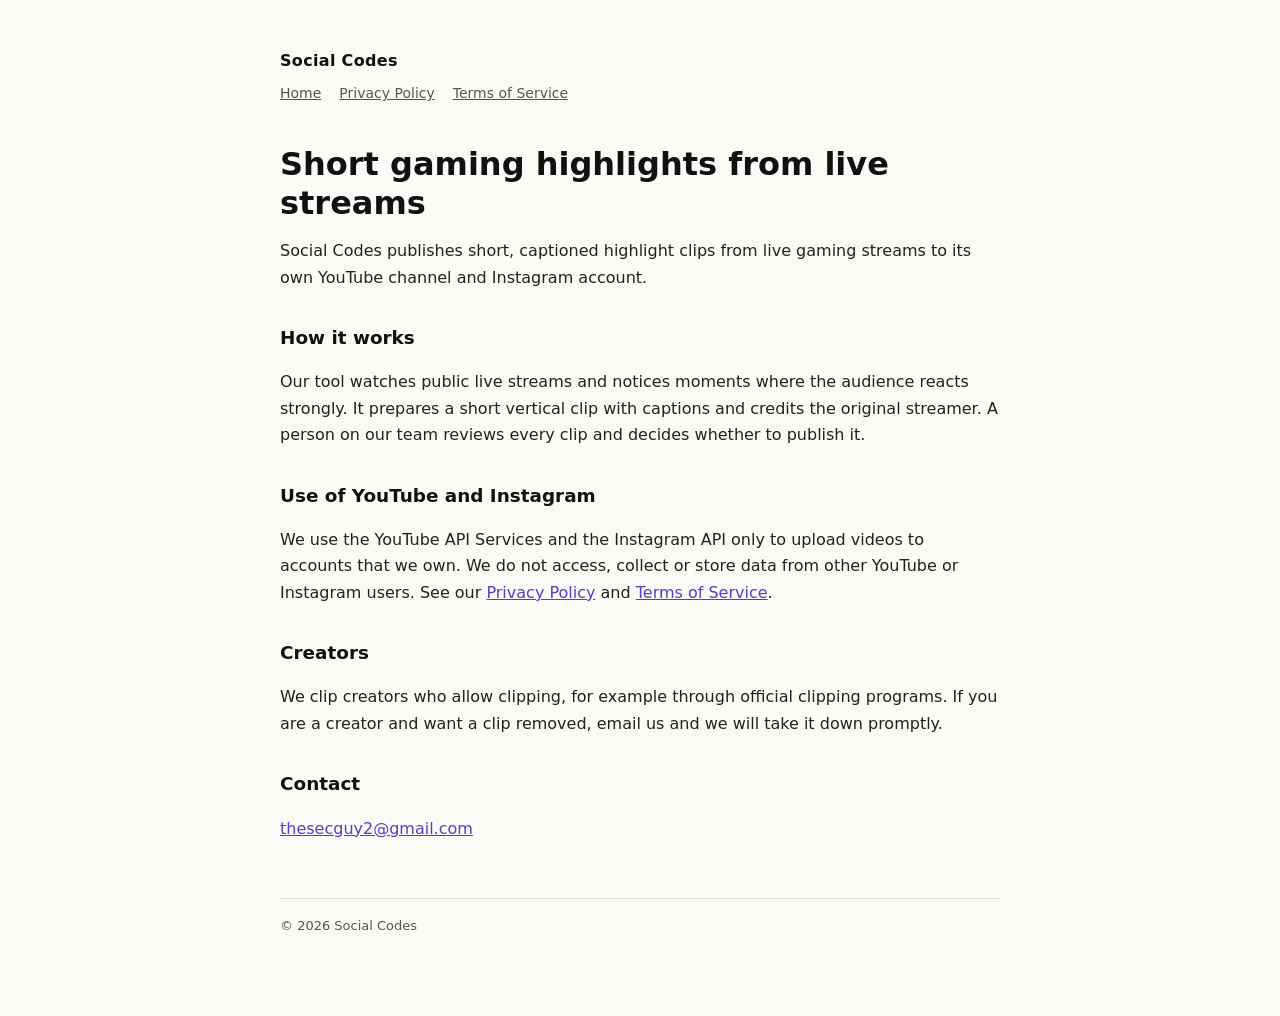
<file: index.html>
<!DOCTYPE html>
<html lang="en">
<head>
<meta charset="utf-8">
<meta name="viewport" content="width=device-width, initial-scale=1">
<title>Social Codes</title>
<meta name="description" content="Social Codes publishes short gaming highlight clips from live streams.">
<link rel="stylesheet" href="style.css">
</head>
<body>
<main>
<header><a href="./">Social Codes</a></header>
<nav><a href="./">Home</a><a href="privacy.html">Privacy Policy</a><a href="terms.html">Terms of Service</a></nav>

<h1>Short gaming highlights from live streams</h1>
<p>Social Codes publishes short, captioned highlight clips from live gaming streams to its own YouTube channel and Instagram account.</p>

<h2>How it works</h2>
<p>Our tool watches public live streams and notices moments where the audience reacts strongly. It prepares a short vertical clip with captions and credits the original streamer. A person on our team reviews every clip and decides whether to publish it.</p>

<h2>Use of YouTube and Instagram</h2>
<p>We use the YouTube API Services and the Instagram API only to upload videos to accounts that we own. We do not access, collect or store data from other YouTube or Instagram users. See our <a href="privacy.html">Privacy Policy</a> and <a href="terms.html">Terms of Service</a>.</p>

<h2>Creators</h2>
<p>We clip creators who allow clipping, for example through official clipping programs. If you are a creator and want a clip removed, email us and we will take it down promptly.</p>

<h2>Contact</h2>
<p><a href="mailto:thesecguy2@gmail.com">thesecguy2@gmail.com</a></p>

<footer>© 2026 Social Codes</footer>
</main>
</body>
</html>
</file>
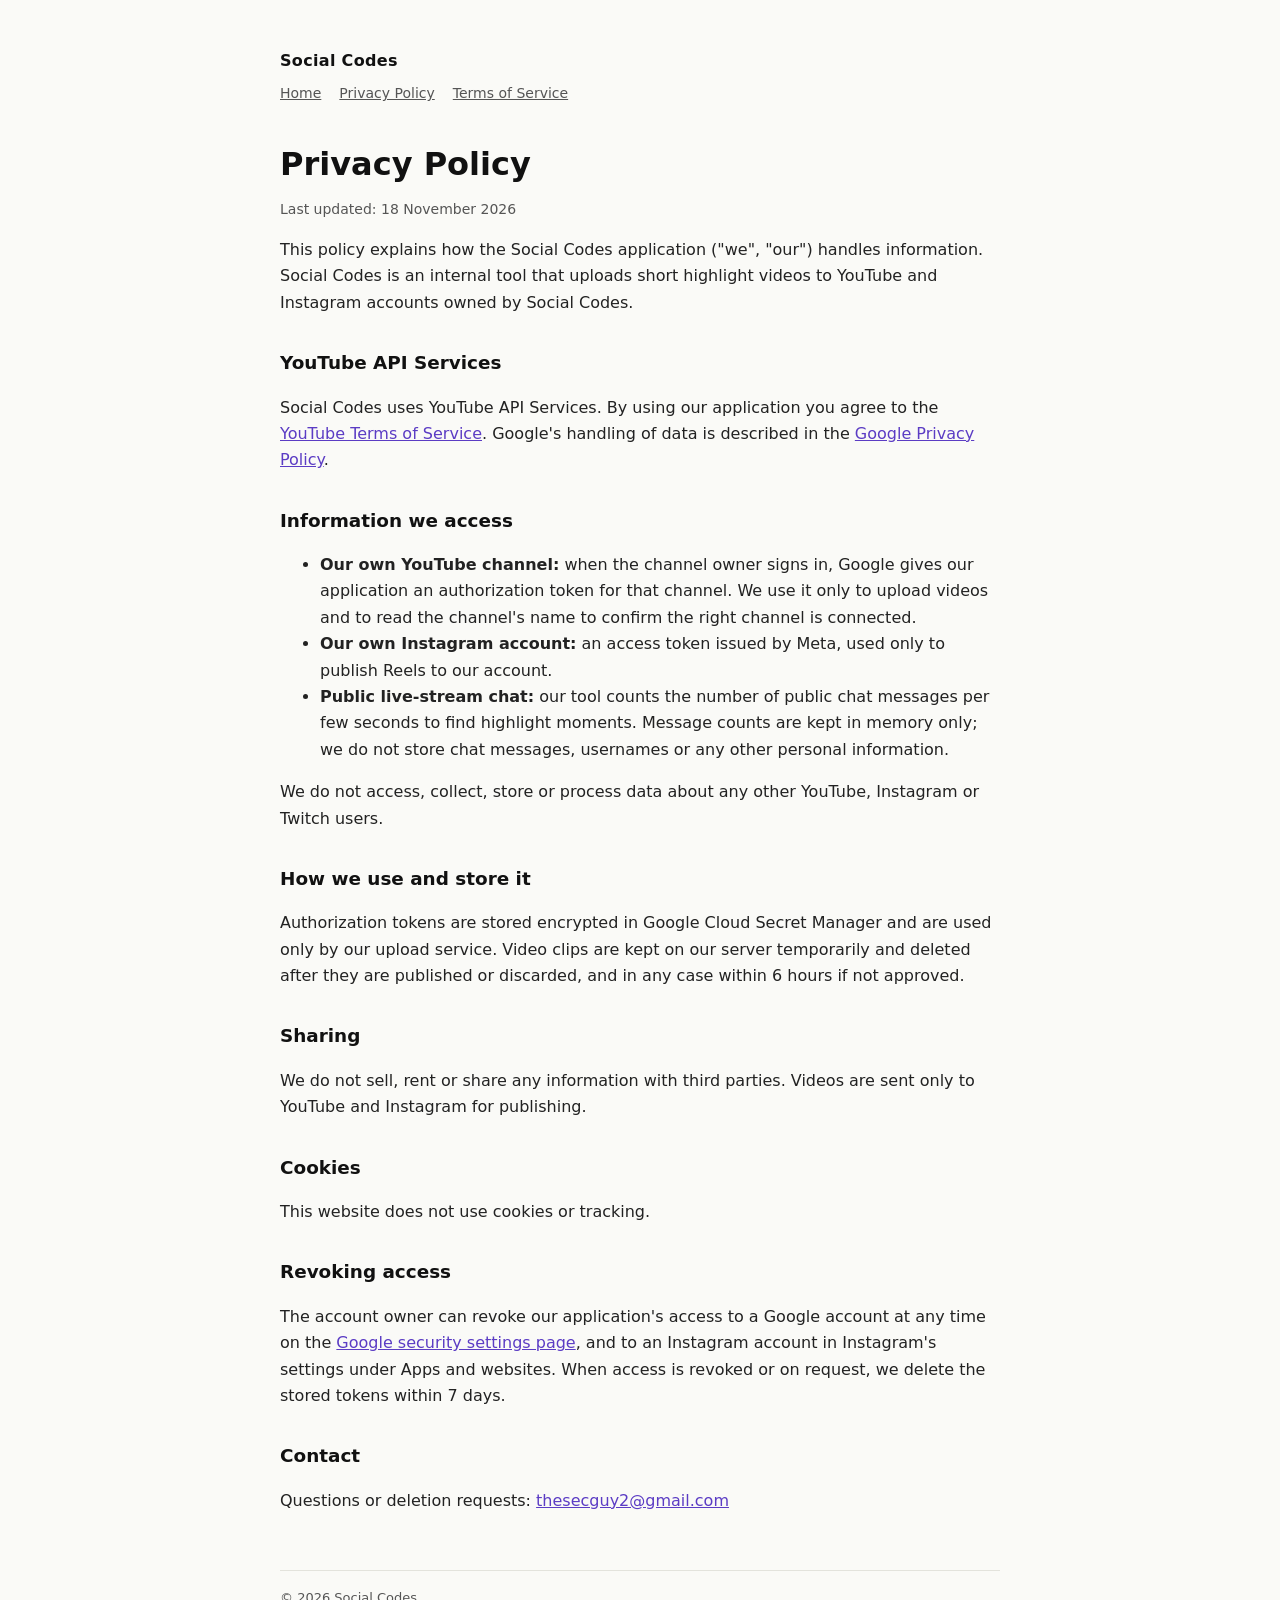
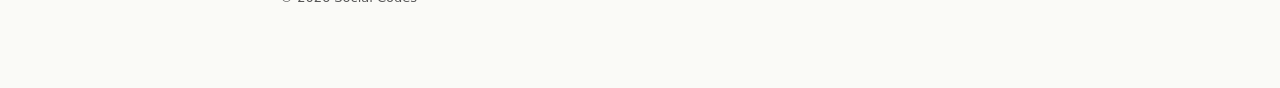
<file: privacy.html>
<!DOCTYPE html>
<html lang="en">
<head>
<meta charset="utf-8">
<meta name="viewport" content="width=device-width, initial-scale=1">
<title>Privacy Policy – Social Codes</title>
<link rel="stylesheet" href="style.css">
</head>
<body>
<main>
<header><a href="./">Social Codes</a></header>
<nav><a href="./">Home</a><a href="privacy.html">Privacy Policy</a><a href="terms.html">Terms of Service</a></nav>

<h1>Privacy Policy</h1>
<p class="muted">Last updated: 18 November 2026</p>

<p>This policy explains how the Social Codes application ("we", "our") handles information. Social Codes is an internal tool that uploads short highlight videos to YouTube and Instagram accounts owned by Social Codes.</p>

<h2>YouTube API Services</h2>
<p>Social Codes uses YouTube API Services. By using our application you agree to the <a href="https://www.youtube.com/t/terms">YouTube Terms of Service</a>. Google's handling of data is described in the <a href="https://policies.google.com/privacy">Google Privacy Policy</a>.</p>

<h2>Information we access</h2>
<ul>
<li><strong>Our own YouTube channel:</strong> when the channel owner signs in, Google gives our application an authorization token for that channel. We use it only to upload videos and to read the channel's name to confirm the right channel is connected.</li>
<li><strong>Our own Instagram account:</strong> an access token issued by Meta, used only to publish Reels to our account.</li>
<li><strong>Public live-stream chat:</strong> our tool counts the number of public chat messages per few seconds to find highlight moments. Message counts are kept in memory only; we do not store chat messages, usernames or any other personal information.</li>
</ul>
<p>We do not access, collect, store or process data about any other YouTube, Instagram or Twitch users.</p>

<h2>How we use and store it</h2>
<p>Authorization tokens are stored encrypted in Google Cloud Secret Manager and are used only by our upload service. Video clips are kept on our server temporarily and deleted after they are published or discarded, and in any case within 6 hours if not approved.</p>

<h2>Sharing</h2>
<p>We do not sell, rent or share any information with third parties. Videos are sent only to YouTube and Instagram for publishing.</p>

<h2>Cookies</h2>
<p>This website does not use cookies or tracking.</p>

<h2>Revoking access</h2>
<p>The account owner can revoke our application's access to a Google account at any time on the <a href="https://myaccount.google.com/permissions">Google security settings page</a>, and to an Instagram account in Instagram's settings under Apps and websites. When access is revoked or on request, we delete the stored tokens within 7 days.</p>

<h2>Contact</h2>
<p>Questions or deletion requests: <a href="mailto:thesecguy2@gmail.com">thesecguy2@gmail.com</a></p>

<footer>© 2026 Social Codes</footer>
</main>
</body>
</html>
</file>
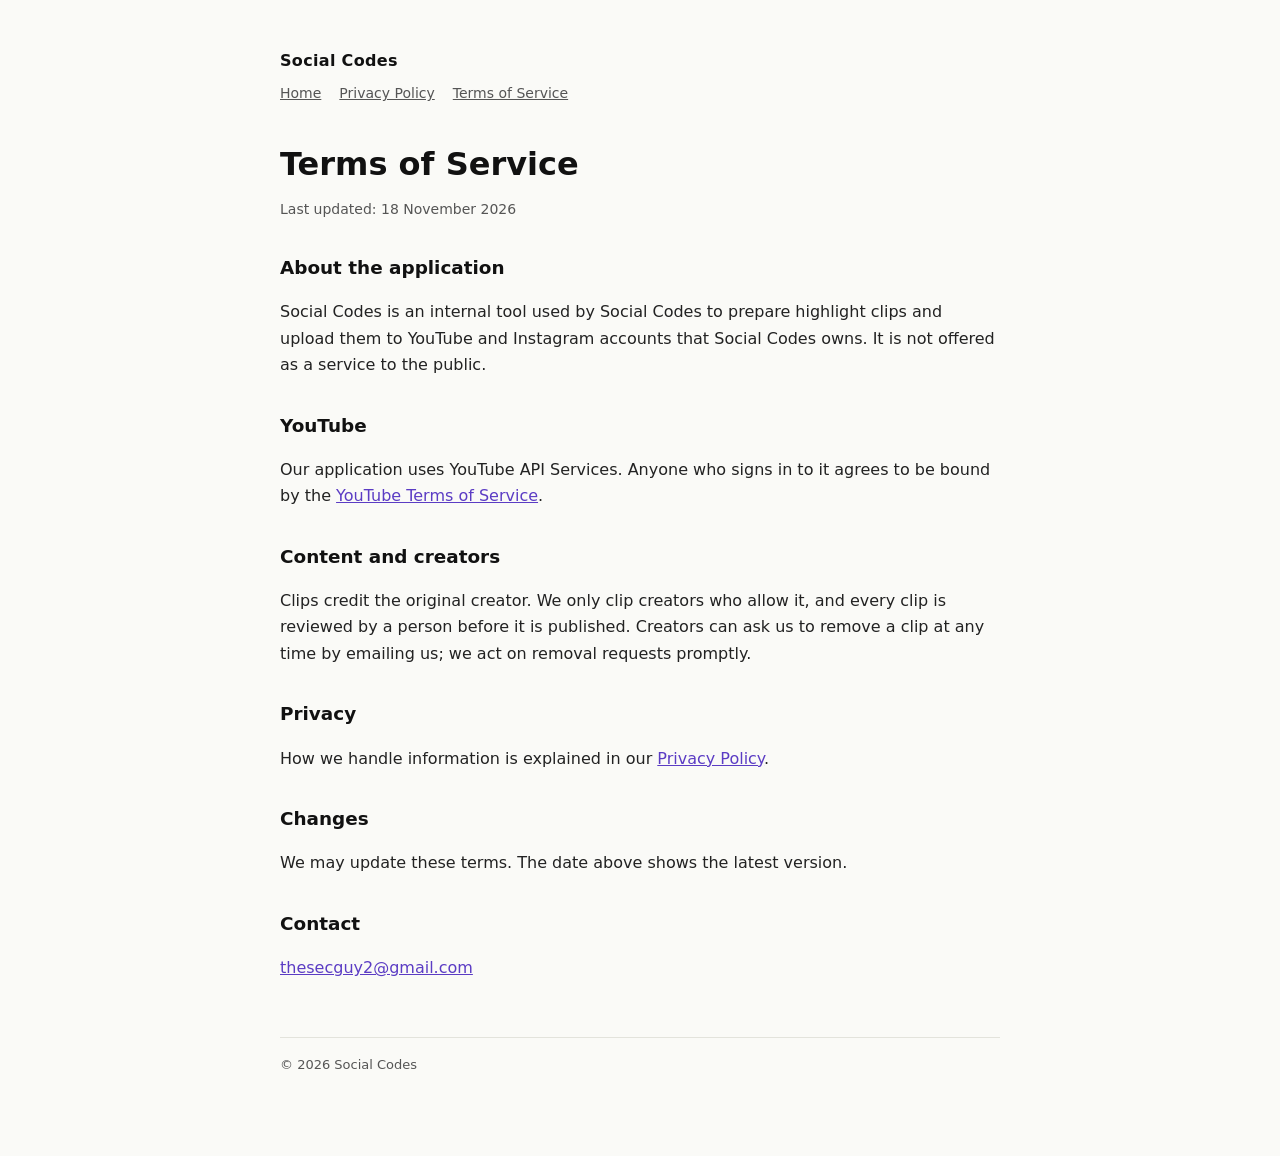
<file: terms.html>
<!DOCTYPE html>
<html lang="en">
<head>
<meta charset="utf-8">
<meta name="viewport" content="width=device-width, initial-scale=1">
<title>Terms of Service – Social Codes</title>
<link rel="stylesheet" href="style.css">
</head>
<body>
<main>
<header><a href="./">Social Codes</a></header>
<nav><a href="./">Home</a><a href="privacy.html">Privacy Policy</a><a href="terms.html">Terms of Service</a></nav>

<h1>Terms of Service</h1>
<p class="muted">Last updated: 18 November 2026</p>

<h2>About the application</h2>
<p>Social Codes is an internal tool used by Social Codes to prepare highlight clips and upload them to YouTube and Instagram accounts that Social Codes owns. It is not offered as a service to the public.</p>

<h2>YouTube</h2>
<p>Our application uses YouTube API Services. Anyone who signs in to it agrees to be bound by the <a href="https://www.youtube.com/t/terms">YouTube Terms of Service</a>.</p>

<h2>Content and creators</h2>
<p>Clips credit the original creator. We only clip creators who allow it, and every clip is reviewed by a person before it is published. Creators can ask us to remove a clip at any time by emailing us; we act on removal requests promptly.</p>

<h2>Privacy</h2>
<p>How we handle information is explained in our <a href="privacy.html">Privacy Policy</a>.</p>

<h2>Changes</h2>
<p>We may update these terms. The date above shows the latest version.</p>

<h2>Contact</h2>
<p><a href="mailto:thesecguy2@gmail.com">thesecguy2@gmail.com</a></p>

<footer>© 2026 Social Codes</footer>
</main>
</body>
</html>
</file>
<file: style.css>
:root{--fg:#111;--muted:#555;--bg:#fafaf7;--accent:#5b3cc4}
*{box-sizing:border-box}body{margin:0;font:16px/1.65 system-ui,-apple-system,Segoe UI,Roboto,sans-serif;color:var(--fg);background:var(--bg)}
main{max-width:760px;margin:0 auto;padding:48px 20px 80px}
header a{color:var(--fg);text-decoration:none;font-weight:700;letter-spacing:.02em}
nav{display:flex;gap:18px;margin:8px 0 40px;font-size:14px}nav a{color:var(--muted)}
h1{font-size:2rem;line-height:1.2;margin:0 0 12px}h2{font-size:1.15rem;margin:32px 0 8px}
p,li{color:#222}.muted{color:var(--muted);font-size:14px}a{color:var(--accent)}
footer{margin-top:56px;padding-top:16px;border-top:1px solid #e3e3dc;font-size:13px;color:var(--muted)}
</file>
